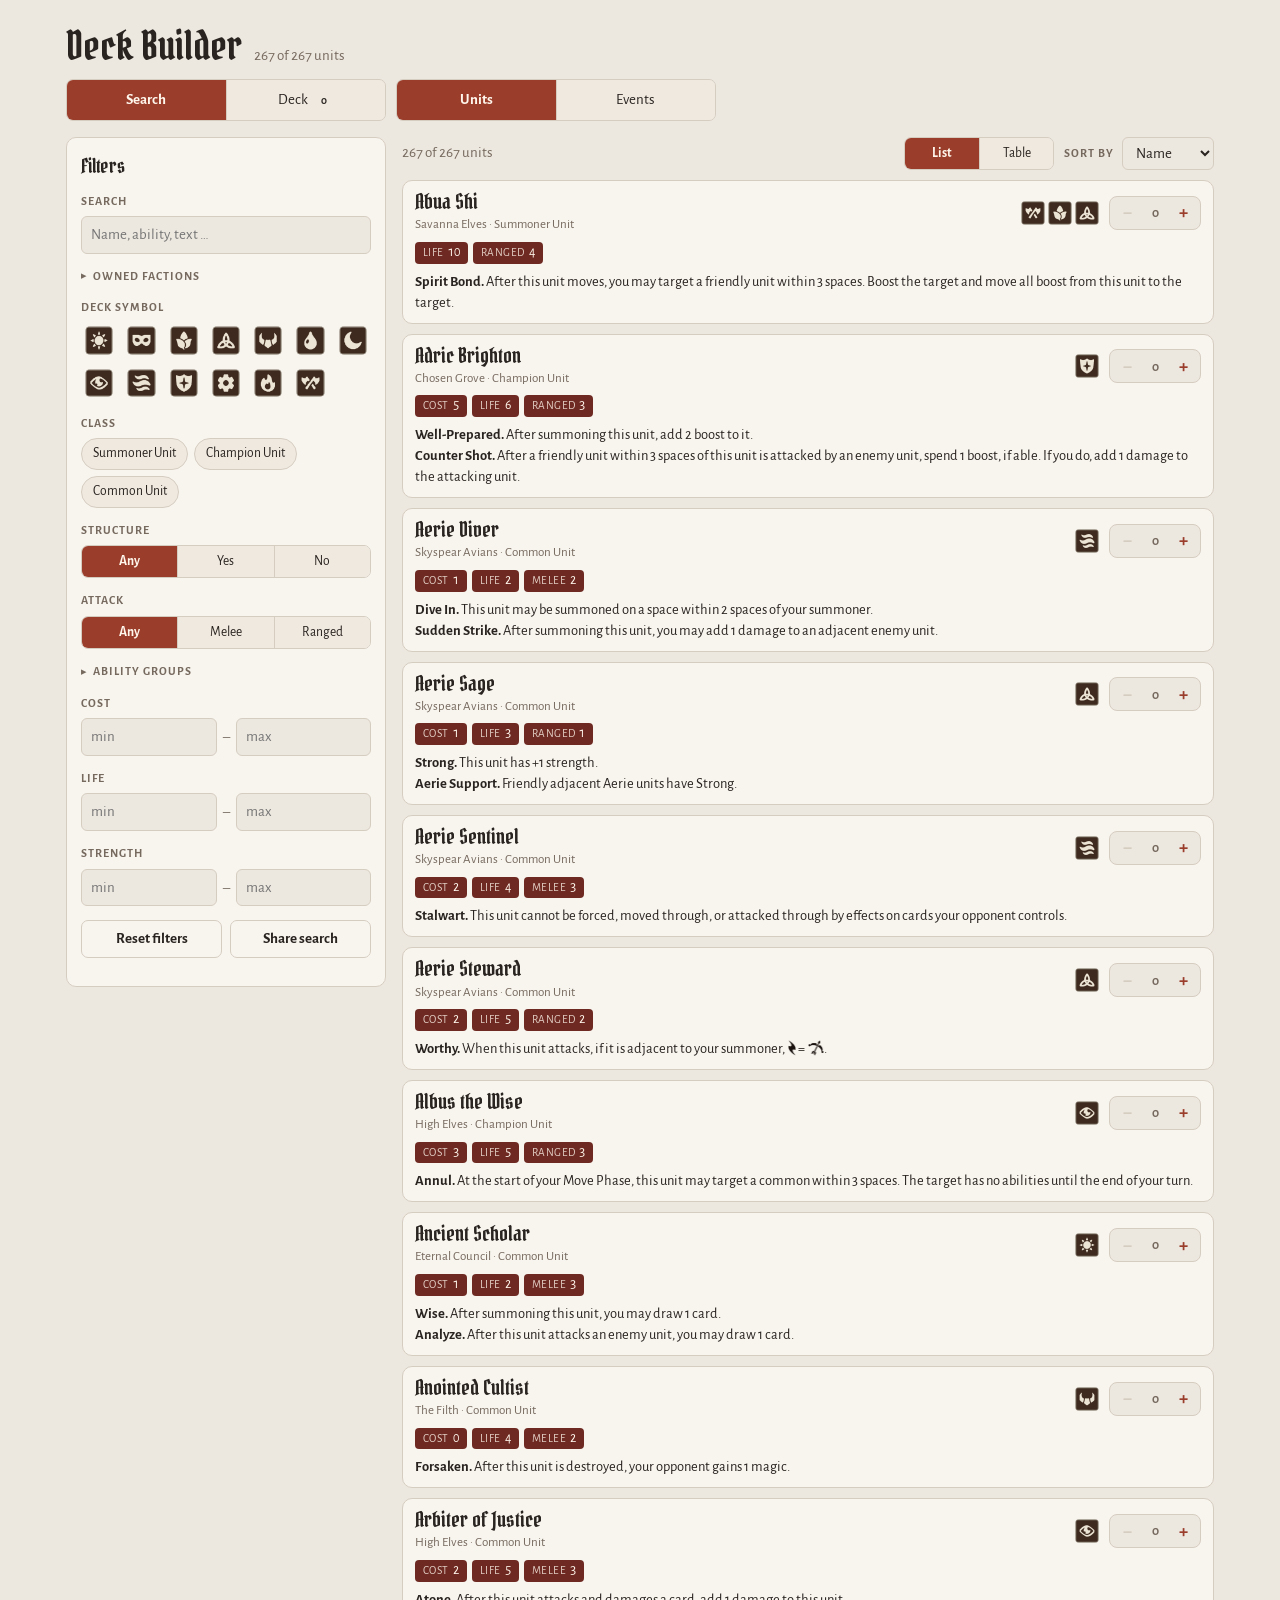
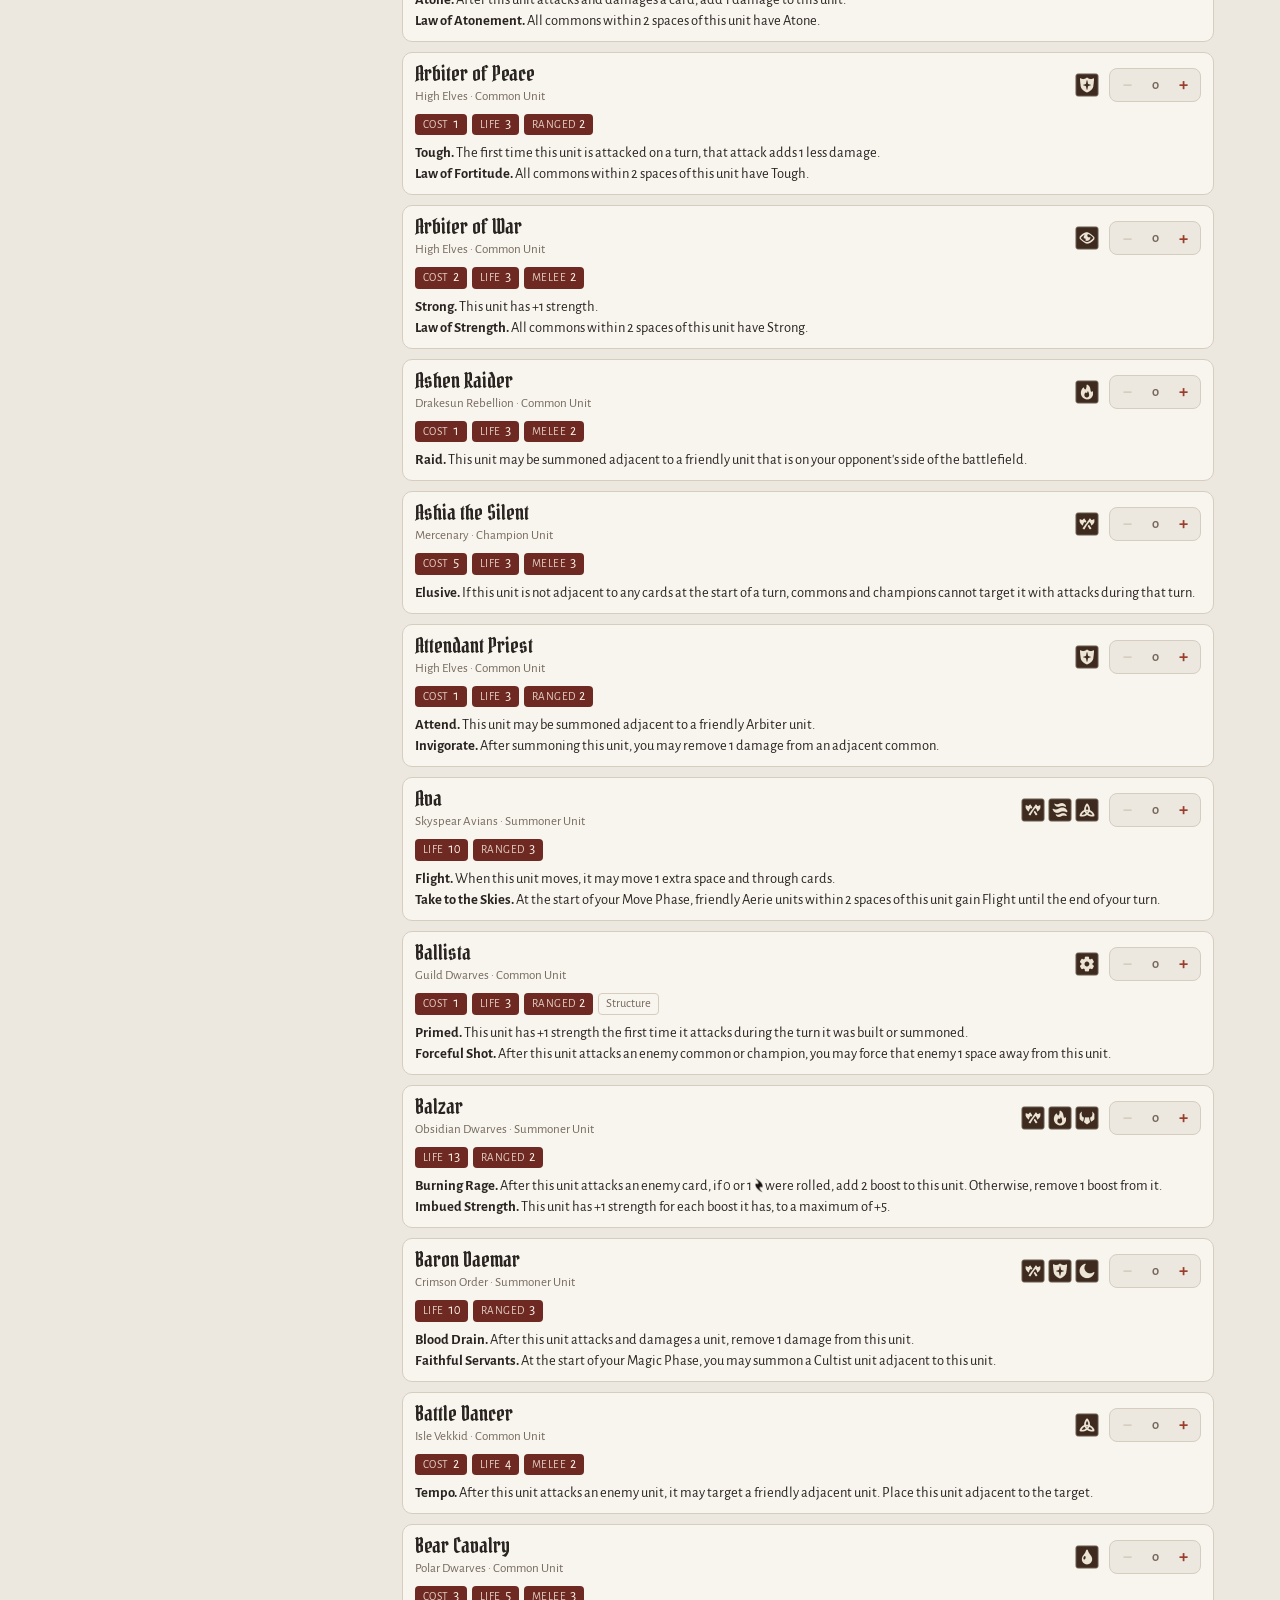
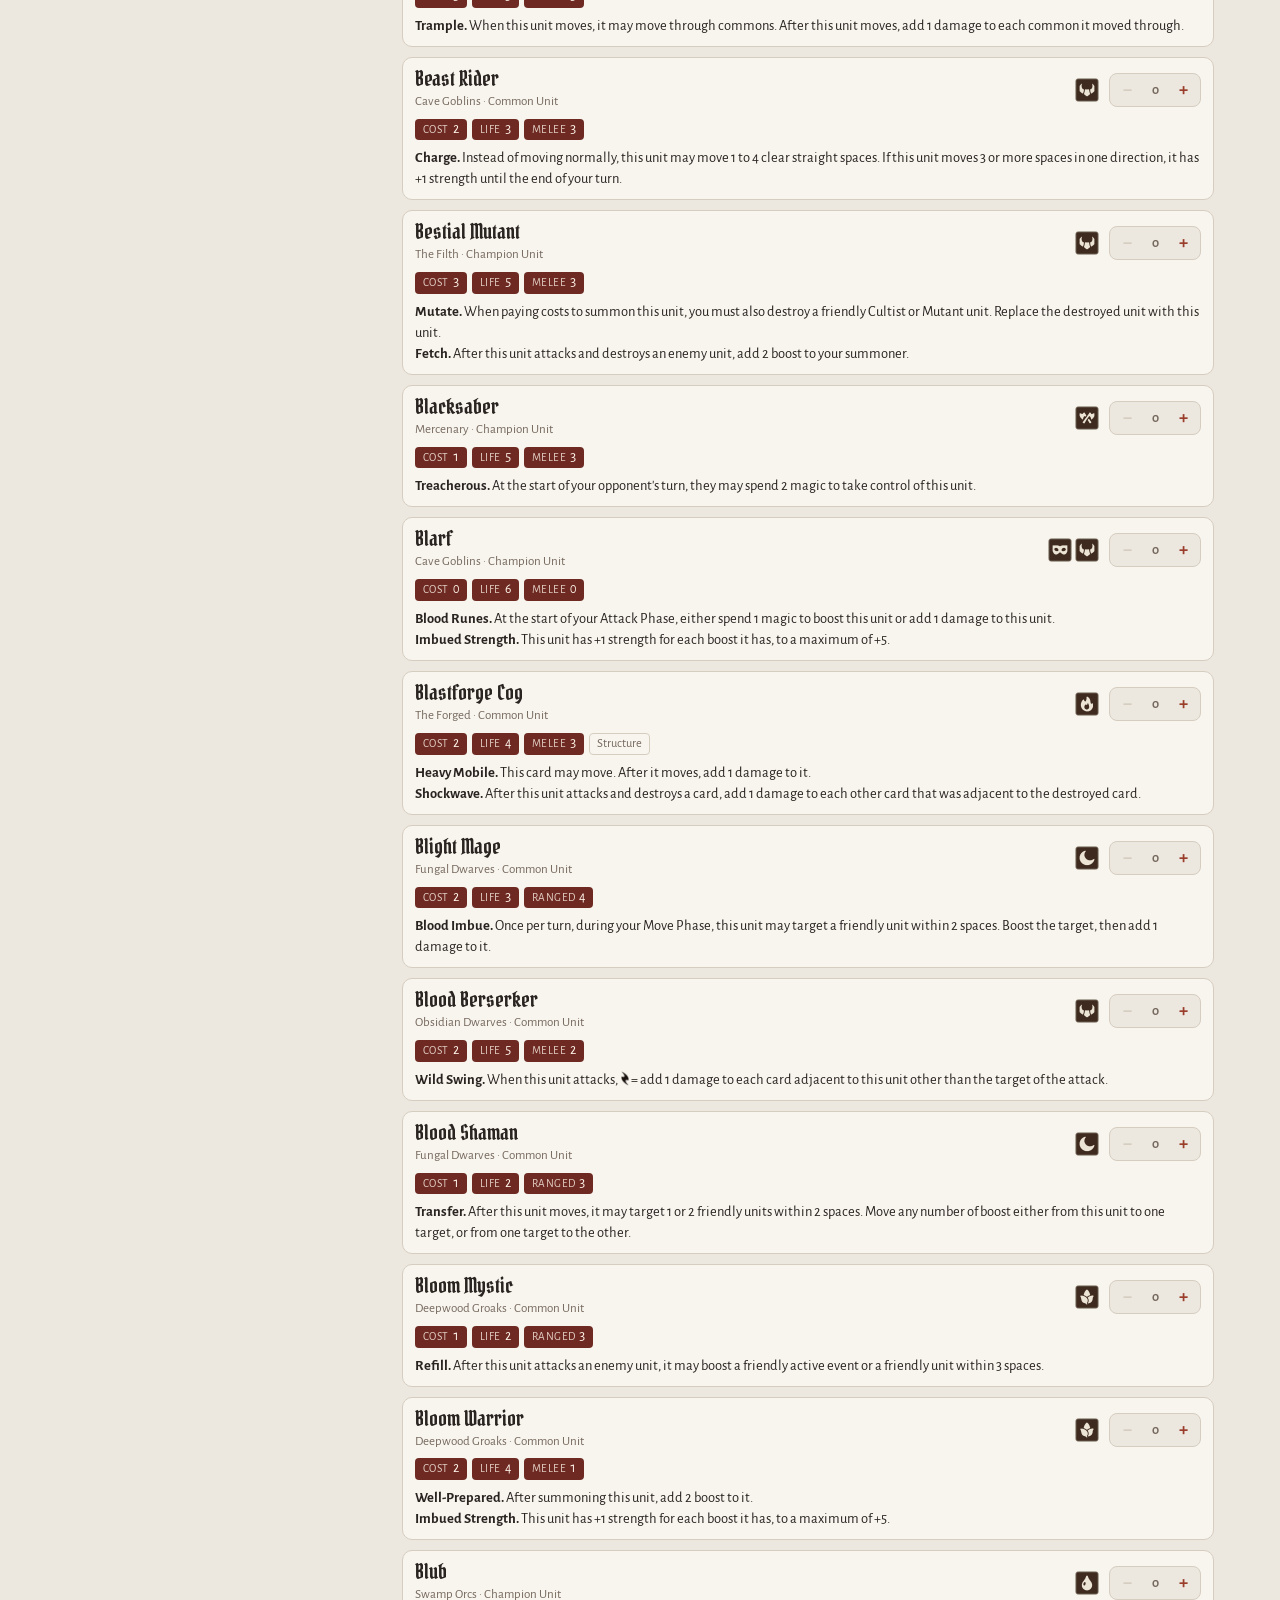
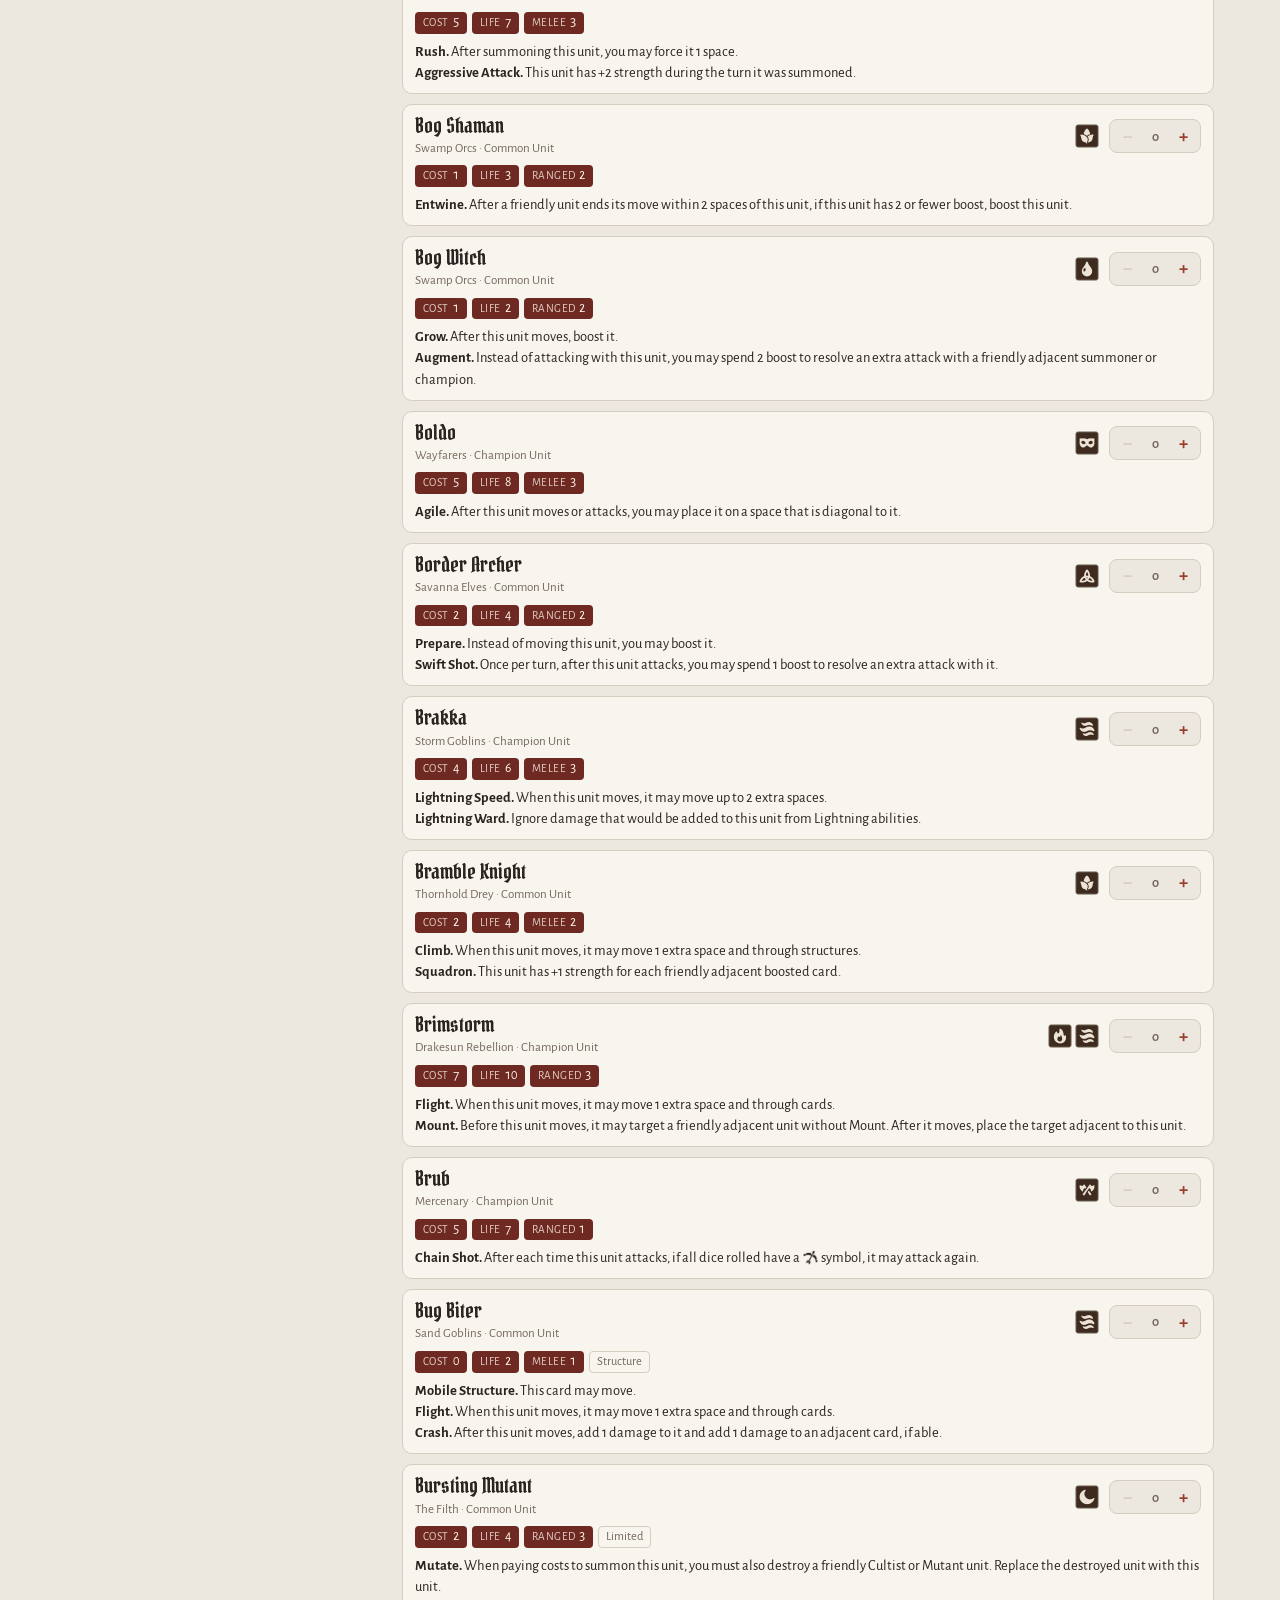
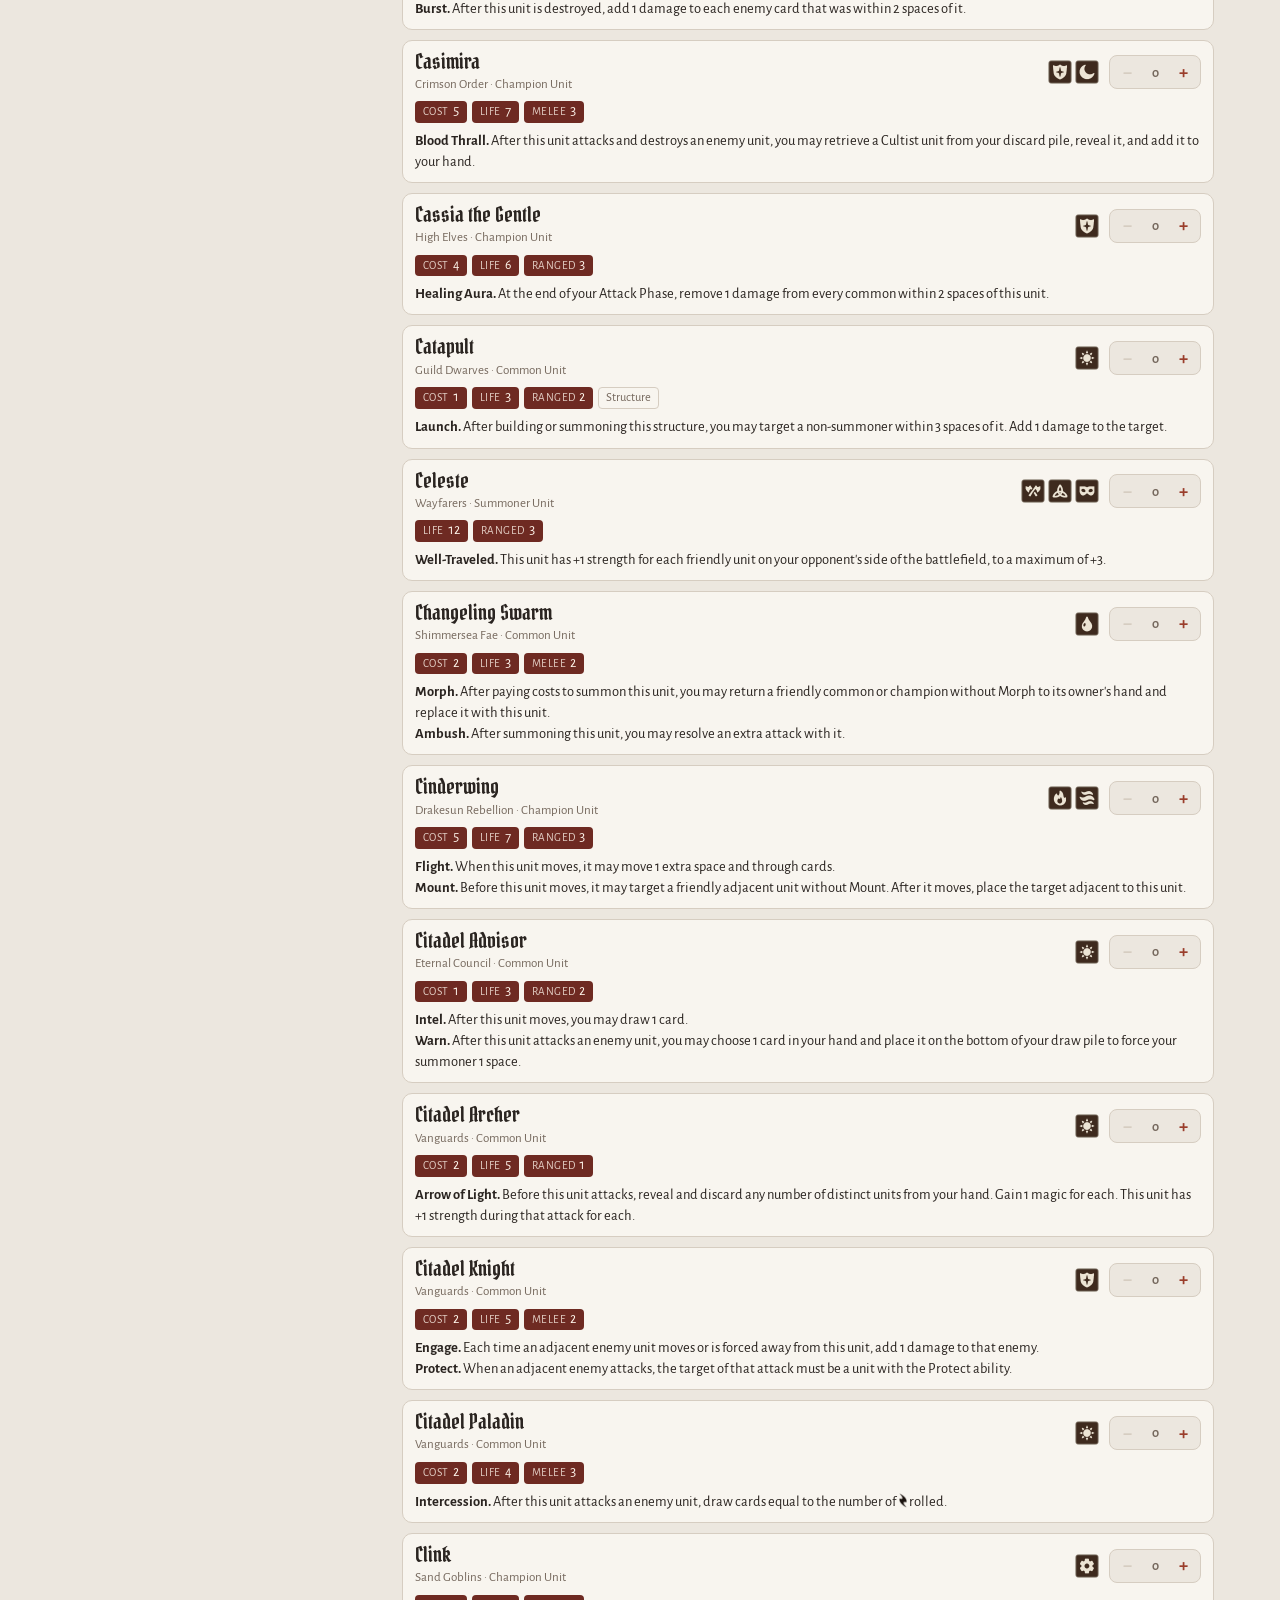
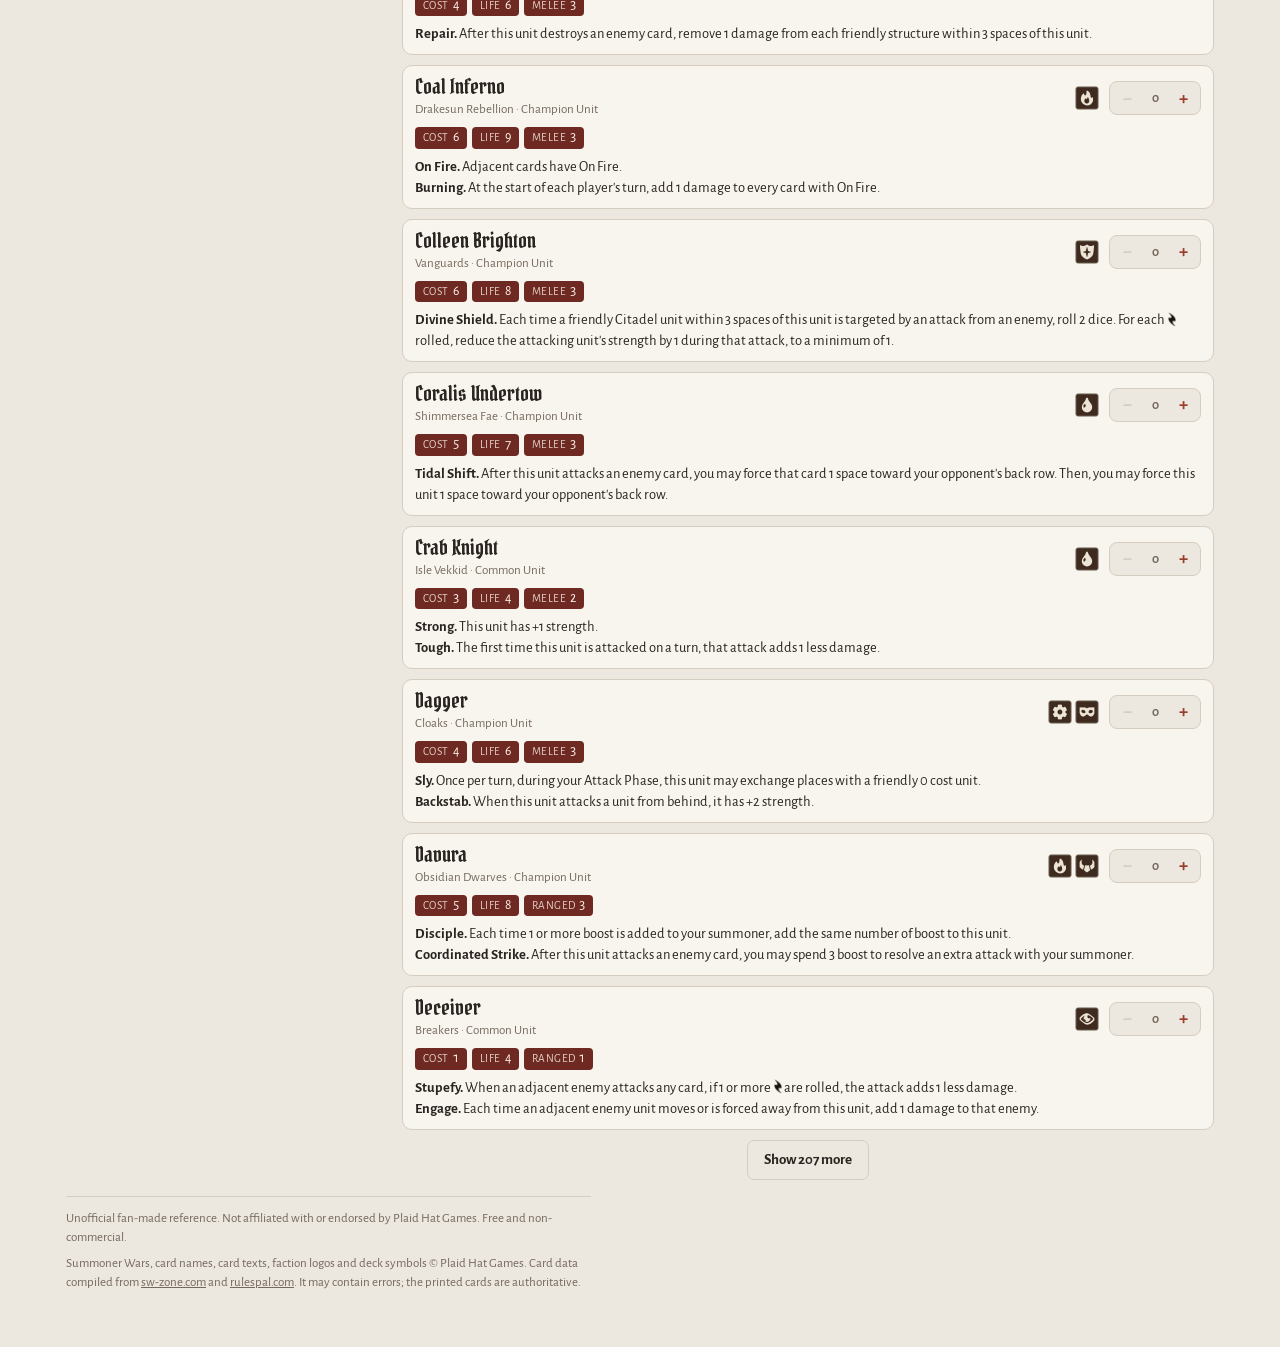
<file: index.html>
<!doctype html>
<html lang="en">
<head>
<meta charset="utf-8">
<meta name="viewport" content="width=device-width, initial-scale=1, viewport-fit=cover">
<title>Summoner Wars Deck Builder</title>
<meta name="description" content="Search and filter all Summoner Wars (Second Edition) cards by deck symbol, faction, class, ability groups, cost, life and strength.">
<link rel="icon" href="img/symbols/Mercenary.png">
<link rel="stylesheet" href="https://fonts.googleapis.com/css2?family=Pirata+One&family=Alegreya+Sans:wght@400;500;700&display=swap">
<link rel="stylesheet" href="style.css?v=202611171739">
<link rel="stylesheet" href="deck.css?v=202611171739">
</head>
<body>
<div class="wrap">
  <div class="incoming" id="incoming" hidden role="region" aria-label="Shared deck">
    <p id="incomingTxt"></p>
    <div class="dact"><button type="button" class="reset primary" id="inReplace">Replace my deck</button><button type="button" class="reset" id="inKeep">Keep my deck</button></div>
  </div>
  <header><h1>Deck Builder</h1><span class="count" id="count"></span>
    <div class="modes">
      <div class="seg tabs" id="tabs"><button type="button" data-v="search" aria-pressed="true">Search</button><button type="button" data-v="deck" aria-pressed="false">Deck <span class="badge" id="deckN">0</span></button></div>
      <div class="seg kind" id="kind"><button type="button" data-v="Unit" aria-pressed="true">Units</button><button type="button" data-v="Event" aria-pressed="false">Events</button></div>
    </div></header>

  <section class="filters" id="fbox" aria-label="Filters">
    <h2>Filters</h2>
    <div class="fbody">
      <div class="grp"><label class="lbl" for="q">Search</label>
        <input type="search" id="q" placeholder="Name, ability, text …" autocomplete="off"></div>

      <details class="grp sub" id="ownBox">
        <summary class="lbl">Owned factions <span class="grpn" id="ownN"></span></summary>
        <p class="hint">Cards of factions you don't own are hidden from the search. Saved on this device; not affected by Reset filters.</p>
        <div class="chips" id="own"></div>
        <div class="dact"><button type="button" class="reset" id="ownAll">Select all</button><button type="button" class="reset" id="ownNone">Select none</button></div>
      </details>

      <div class="grp"><div class="lbl">Deck symbol</div>
        <div class="symgrid none" id="symChips"></div></div>

      <div class="grp"><div class="lbl">Class</div>
        <div class="chips" id="cls"></div></div>

      <div class="grp"><div class="lbl">Structure</div>
        <div class="seg" id="struct"><button type="button" data-v="" aria-pressed="true">Any</button><button type="button" data-v="1" aria-pressed="false">Yes</button><button type="button" data-v="0" aria-pressed="false">No</button></div></div>

      <div class="grp" data-for="Unit"><div class="lbl">Attack</div>
        <div class="seg" id="mr"><button type="button" data-v="" aria-pressed="true">Any</button><button type="button" data-v="Melee" aria-pressed="false">Melee</button><button type="button" data-v="Ranged" aria-pressed="false">Ranged</button></div></div>

      <div class="grp" data-for="Event" hidden><div class="lbl">Play phase</div>
        <div class="chips" id="ph"></div></div>

      <details class="grp sub" id="grpBox">
        <summary class="lbl"><span id="grpLbl">Ability groups</span> <span class="grpn" id="grpN"></span></summary>
        <p class="hint" id="grpHint">Hover a group to see its abilities.</p>
        <div class="chips" id="grps"></div>
      </details>

      <div class="grp"><div class="lbl">Cost</div>
        <div class="range"><input type="number" id="costMin" inputmode="numeric" placeholder="min" aria-label="Cost minimum"><span>–</span><input type="number" id="costMax" inputmode="numeric" placeholder="max" aria-label="Cost maximum"></div></div>
      <div class="grp"><div class="lbl">Life</div>
        <div class="range"><input type="number" id="hpMin" inputmode="numeric" placeholder="min" aria-label="Life minimum"><span>–</span><input type="number" id="hpMax" inputmode="numeric" placeholder="max" aria-label="Life maximum"></div></div>
      <div class="grp" data-for="Unit"><div class="lbl">Strength</div>
        <div class="range"><input type="number" id="strMin" inputmode="numeric" placeholder="min" aria-label="Strength minimum"><span>–</span><input type="number" id="strMax" inputmode="numeric" placeholder="max" aria-label="Strength maximum"></div></div>

      <div class="dact"><button class="reset" id="reset" type="button">Reset filters</button><button class="reset" id="shareSearch" type="button">Share search</button></div>
      <p class="hint" id="shareSearchMsg" aria-live="polite"></p>
    </div>
  </section>

  <section class="deckview" id="deckView" hidden aria-label="Current deck">
    <div class="dhead">
      <label class="dname"><span class="lbl">Deck name</span><input type="text" id="deckName" maxlength="60" placeholder="New Deck" autocomplete="off"></label>
      <div class="dtot" id="deckTot"></div>
      <div class="dsum" id="deckSum"></div>
      <ul class="checks" id="deckChecks" aria-label="Deck rules"></ul>
      <details class="dstats" id="deckStats" hidden><summary class="lbl">Statistics</summary><div id="statBody"></div></details>
      <div class="dact">
        <button type="button" class="reset" id="shareDeck">Share link</button>
        <button type="button" class="reset" id="exportDeck">Export for app</button>
        <button type="button" class="reset" id="importDeck">Import from app</button>
        <button type="button" class="reset" id="clearDeck">Clear deck</button>
      </div>
      <div class="starter"><select id="starterSel" aria-label="Faction starter deck"><option value="">Load a faction starter deck…</option></select><button type="button" class="reset" id="loadStarter" disabled>Load</button></div>
      <div class="out" id="imp" hidden>
        <label class="lbl" for="impTxt">Paste a deck exported from the app (JSON)</label>
        <textarea id="impTxt" rows="4" placeholder='{"title":"My Deck","deck":{"faction":"Breakers","deck":"bdu4 mru2 …"}}'></textarea>
        <div class="dact"><button type="button" class="reset primary" id="impGo">Import</button><button type="button" class="reset" id="impClose">Cancel</button></div>
        <p class="hint" id="impMsg" aria-live="polite">Importing replaces your current deck.</p>
      </div>
      <p class="hint" id="exportHint" hidden>Export needs exactly 1 summoner, 2 copies of its epic event and its starting units.</p>
      <div class="out" id="out" hidden>
        <label class="lbl" for="outTxt" id="outLbl"></label>
        <textarea id="outTxt" rows="3" readonly></textarea>
        <div class="dact"><button type="button" class="reset primary" id="outCopy">Copy</button><button type="button" class="reset" id="outDl" hidden>Download .json</button><button type="button" class="reset" id="outClose">Close</button></div>
        <p class="hint" id="outMsg" aria-live="polite"></p>
      </div>
    </div>
  </section>

  <main class="list">
    <div class="toolbar"><span class="count" id="count2"></span>
      <div class="tools"><div class="seg view" id="view"><button type="button" data-v="list" aria-pressed="true">List</button><button type="button" data-v="table" aria-pressed="false">Table</button></div>
      <label style="display:flex;gap:8px;align-items:center"><span class="lbl">Sort by</span>
        <select id="sort"><option value="n">Name</option><option value="f">Faction</option><option value="cost">Cost</option><option value="hp">Life</option><option value="str" data-for="Unit">Strength</option></select></label></div></div>
    <div class="list" id="list"></div>
  </main>

  <footer class="foot">
    <p>Unofficial fan-made reference. Not affiliated with or endorsed by Plaid Hat Games. Free and non-commercial.</p>
    <p>Summoner Wars, card names, card texts, faction logos and deck symbols © Plaid Hat Games. Card data compiled from <a href="https://sw-zone.com" rel="noopener">sw-zone.com</a> and <a href="https://rulespal.com" rel="noopener">rulespal.com</a>. It may contain errors; the printed cards are authoritative.</p>
  </footer>
</div>
<script src="deck.js?v=202611171739" defer></script>
</body>
</html>
</file>
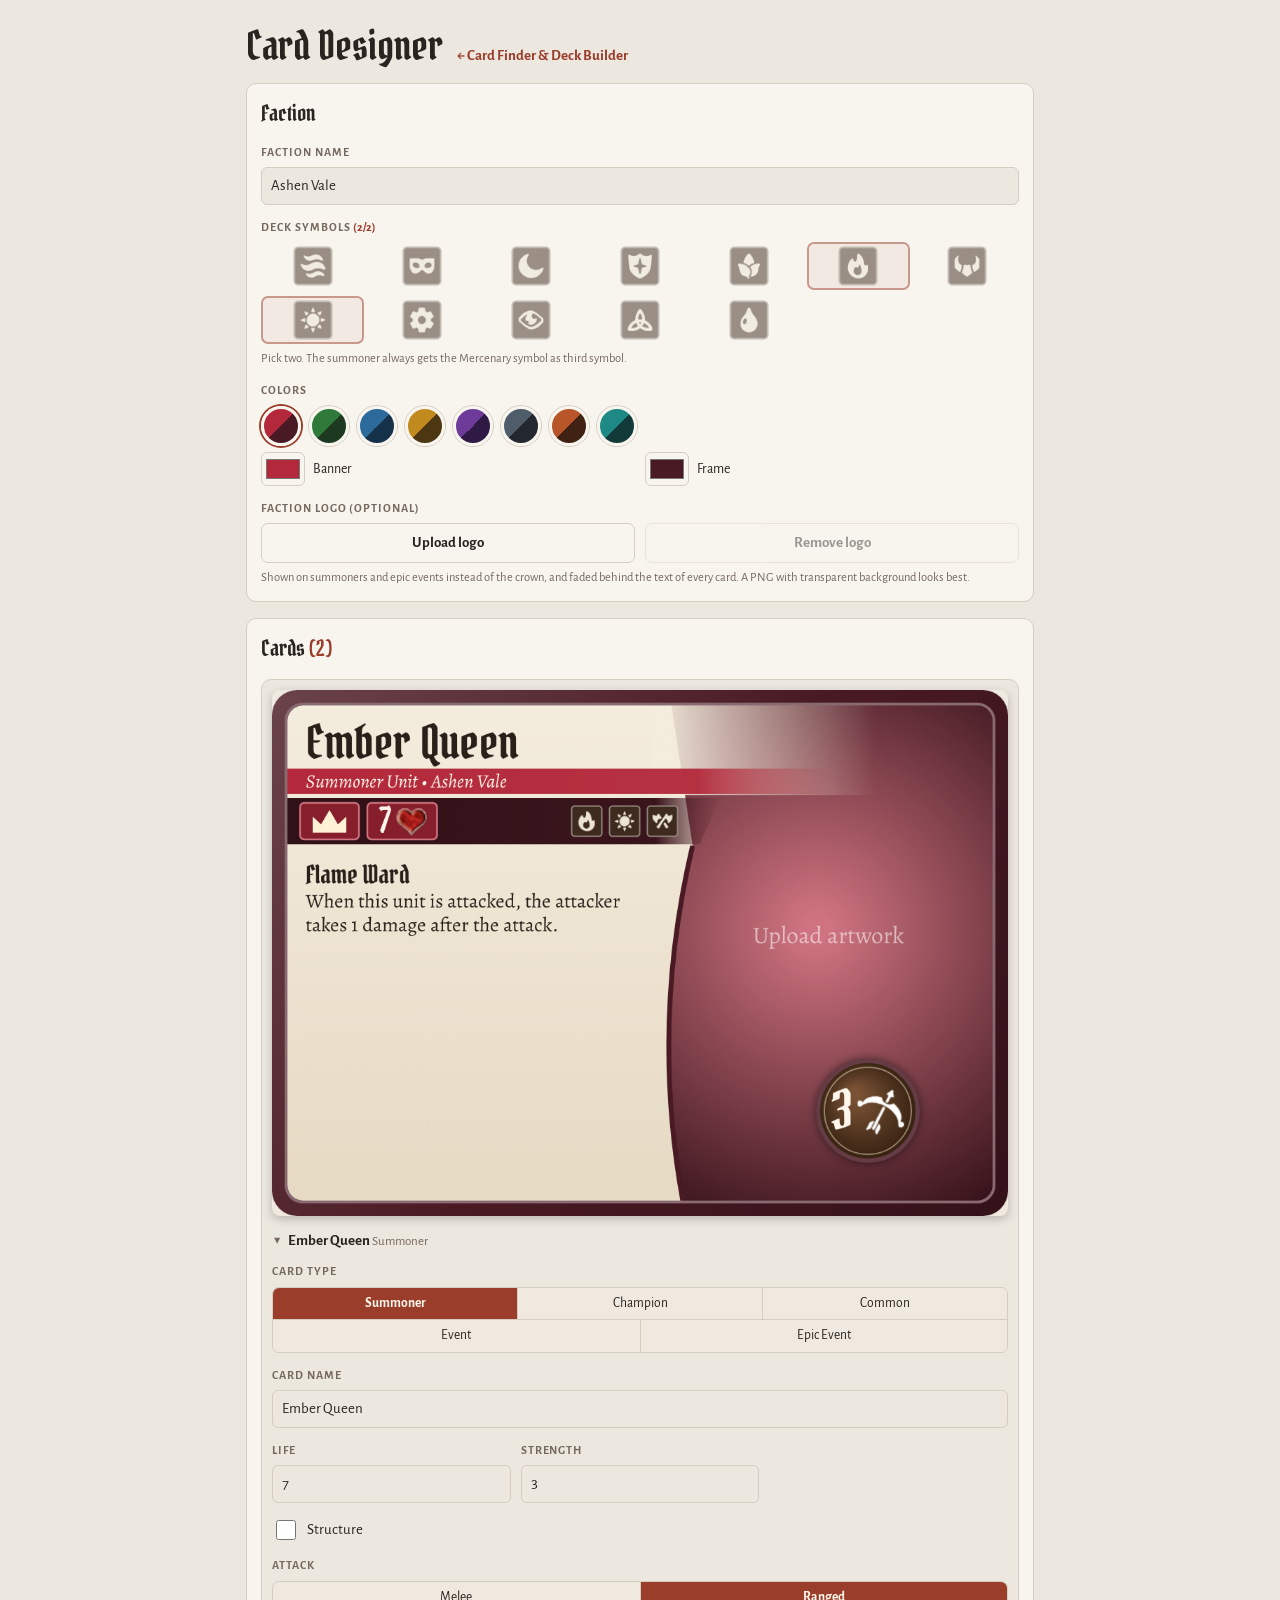
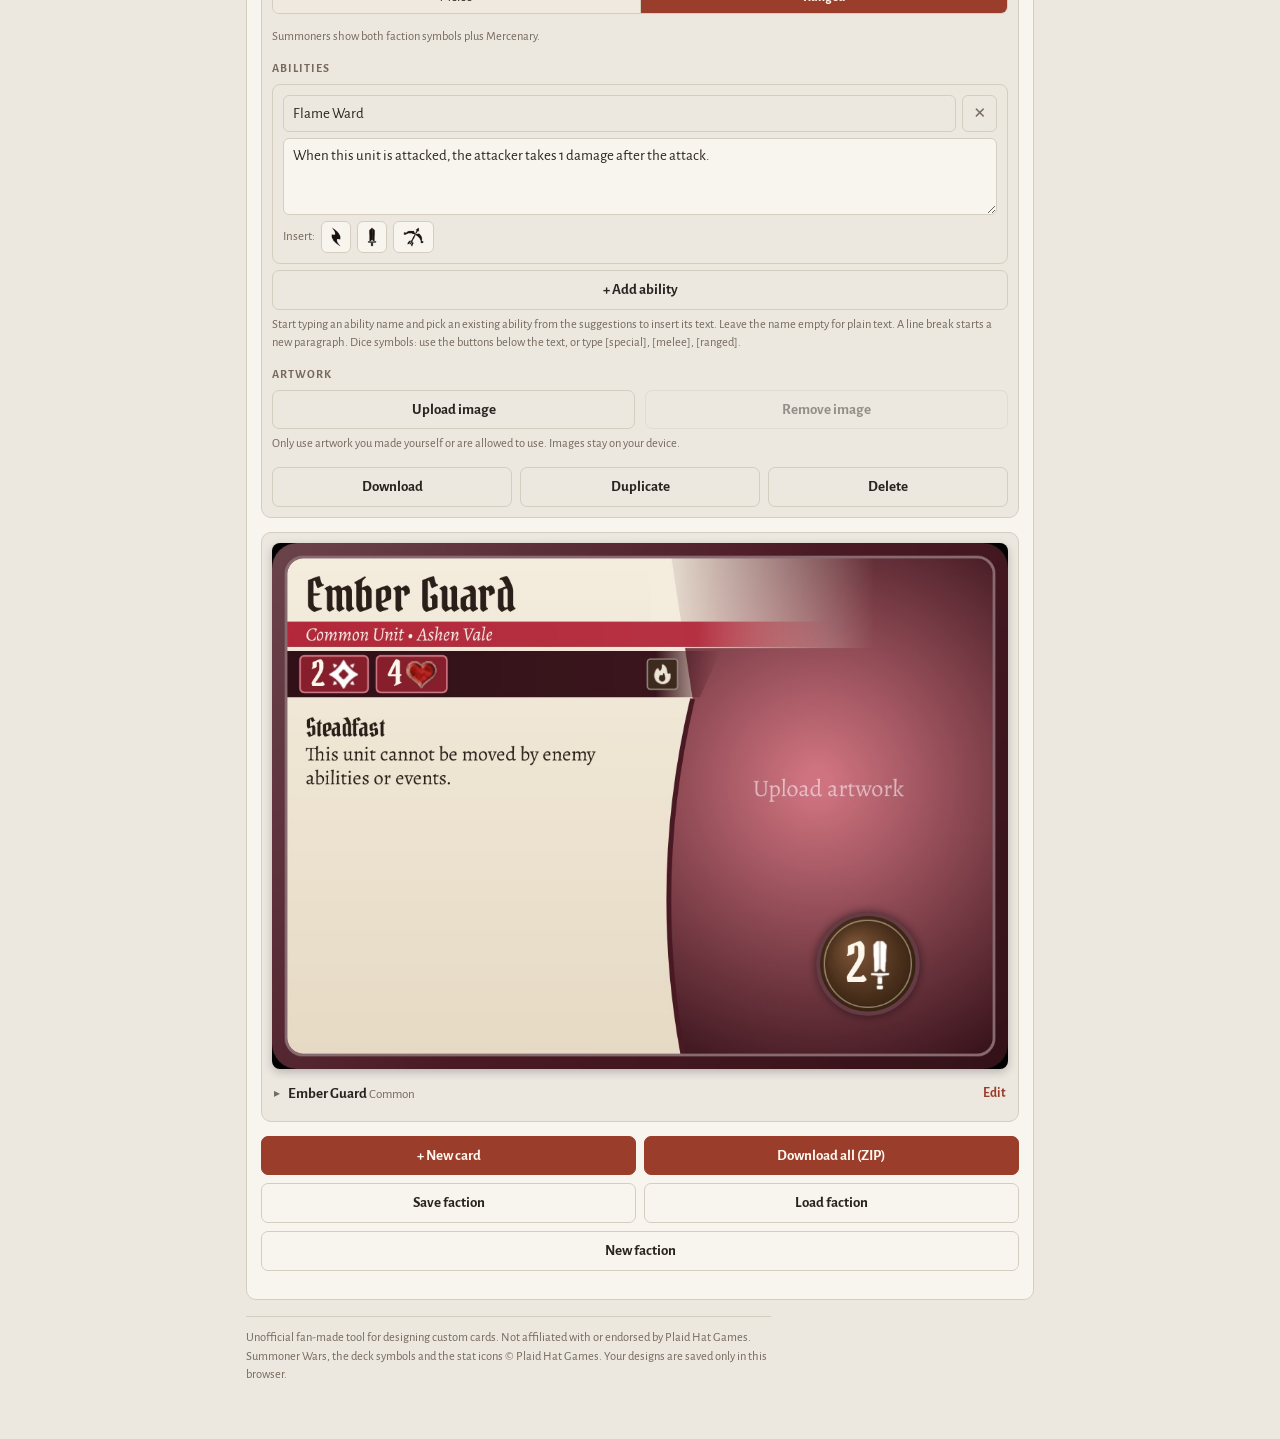
<file: designer/index.html>
<!doctype html>
<html lang="en">
<head>
<meta charset="utf-8">
<meta name="robots" content="noindex, nofollow">
<meta name="viewport" content="width=device-width, initial-scale=1, viewport-fit=cover">
<title>Summoner Wars Card Designer</title>
<meta name="description" content="Design your own fan-made Summoner Wars style faction: faction name, deck symbols, colors and logo, then any number of cards with stats, abilities and your own artwork. Download as PNG or ZIP.">
<link rel="icon" href="../img/symbols/Mercenary.png">
<link rel="stylesheet" href="https://fonts.googleapis.com/css2?family=Pirata+One&family=Alegreya:ital,wght@0,400;0,500;1,400&family=Alegreya+Sans:wght@400;500;700&display=swap">
<link rel="stylesheet" href="../style.css?v=202611171739">
<link rel="stylesheet" href="designer.css?v=202611171739">
</head>
<body>
<div class="dwrap">
  <header class="dhd"><h1>Card Designer</h1><a href="../" class="back">← Card Finder &amp; Deck Builder</a></header>

  <section class="form fac" aria-labelledby="facH">
    <h2 id="facH">Faction</h2>
    <div class="grp"><label class="lbl" for="facName">Faction name</label><input type="text" id="facName" maxlength="40" autocomplete="off"></div>
    <div class="grp"><div class="lbl">Deck symbols <span class="grpn" id="facSyN"></span></div>
      <div class="symgrid" id="facSy"></div>
      <p class="hint">Pick two. The summoner always gets the Mercenary symbol as third symbol.</p></div>
    <div class="grp"><div class="lbl">Colors</div>
      <div class="presets" id="presets"></div>
      <div class="two">
        <label class="color"><input type="color" id="c1"> <span>Banner</span></label>
        <label class="color"><input type="color" id="c2"> <span>Frame</span></label>
      </div></div>
    <div class="grp"><div class="lbl">Faction logo (optional)</div>
      <div class="two">
        <label class="reset file">Upload logo<input type="file" id="logo" accept="image/*"></label>
        <button type="button" class="reset" id="noLogo" disabled>Remove logo</button>
      </div>
      <p class="hint">Shown on summoners and epic events instead of the crown, and faded behind the text of every card. A PNG with transparent background looks best.</p></div>
  </section>

  <section class="cards" aria-labelledby="cardH">
    <h2 id="cardH">Cards <span class="grpn" id="cardN"></span></h2>
    <div id="cardList" class="clist"></div>
    <div class="acts">
      <button type="button" class="reset primary" id="addCard">+ New card</button>
      <button type="button" class="reset primary" id="zip">Download all (ZIP)</button>
      <button type="button" class="reset" id="saveJson">Save faction</button>
      <label class="reset file">Load faction<input type="file" id="loadJson" accept=".json,application/json"></label>
      <button type="button" class="reset wide" id="newFac">New faction</button>
    </div>
    <p class="hint" id="msg" aria-live="polite"></p>
  </section>

  <canvas id="cv" width="1050" height="750" role="img" aria-label="Card preview" hidden></canvas>
  <div class="editor" id="editor" hidden>
    <div class="grp"><div class="lbl">Card type</div>
      <div class="seg wrapseg" id="type">
        <button type="button" data-v="Summoner" aria-pressed="false">Summoner</button>
        <button type="button" data-v="Champion" aria-pressed="false">Champion</button>
        <button type="button" data-v="Common" aria-pressed="true">Common</button>
        <button type="button" data-v="Standard Event" aria-pressed="false">Event</button>
        <button type="button" data-v="Epic Event" aria-pressed="false">Epic Event</button>
      </div></div>

    <div class="grp"><label class="lbl" for="name">Card name</label><input type="text" id="name" maxlength="40" autocomplete="off"></div>

    <div class="stats">
      <div class="grp" data-show="cost"><label class="lbl" for="cost">Cost</label><input type="number" id="cost" min="0" max="99" inputmode="numeric"></div>
      <div class="grp" data-show="life"><label class="lbl" for="life">Life</label><input type="number" id="life" min="0" max="99" inputmode="numeric"></div>
      <div class="grp" data-show="unit"><label class="lbl" for="str">Strength</label><input type="number" id="str" min="0" max="99" inputmode="numeric"></div>
      <div class="grp" data-show="event"><label class="lbl" for="phase">Phase</label>
        <select id="phase"><option>Summon Phase</option><option>Draw Phase</option><option>Move Phase</option><option>Attack Phase</option><option>Magic Phase</option></select></div>
    </div>
    <label class="check"><input type="checkbox" id="struct"> <span>Structure</span></label>
    <div class="grp" data-show="unit"><div class="lbl">Attack</div>
      <div class="seg" id="atk"><button type="button" data-v="Melee" aria-pressed="true">Melee</button><button type="button" data-v="Ranged" aria-pressed="false">Ranged</button></div></div>

    <div class="grp" data-show="cardsy"><div class="lbl">Deck symbols on this card</div>
      <div class="cardsy" id="cardSy"></div></div>
    <p class="hint" data-show="summsy">Summoners show both faction symbols plus Mercenary.</p>

    <div class="grp"><div class="lbl" id="abLbl">Abilities</div>
      <div id="abs" class="abs"></div>
      <button type="button" class="reset" id="addAb">+ Add ability</button>
      <p class="hint" id="abHint"></p></div>

    <div class="grp"><div class="lbl">Artwork</div>
      <div class="two">
        <label class="reset file">Upload image<input type="file" id="img" accept="image/*"></label>
        <button type="button" class="reset" id="noImg" disabled>Remove image</button>
      </div>
      <div class="sliders" id="imgCtl" hidden>
        <label><span>Zoom</span><input type="range" id="zoom" min="100" max="400" value="100"></label>
        <label><span>Left / right</span><input type="range" id="ox" min="-100" max="100" value="0"></label>
        <label><span>Up / down</span><input type="range" id="oy" min="-100" max="100" value="0"></label>
      </div>
      <p class="hint">Only use artwork you made yourself or are allowed to use. Images stay on your device.</p></div>

    <div class="three">
      <button type="button" class="reset" id="png">Download</button>
      <button type="button" class="reset" id="dupCard">Duplicate</button>
      <button type="button" class="reset" id="delCard">Delete</button>
    </div>
  </div>

  <footer class="foot">
    <p>Unofficial fan-made tool for designing custom cards. Not affiliated with or endorsed by Plaid Hat Games. Summoner Wars, the deck symbols and the stat icons © Plaid Hat Games. Your designs are saved only in this browser.</p>
  </footer>
</div>
<script src="designer.js?v=202611171739"></script>
</body>
</html>
</file>
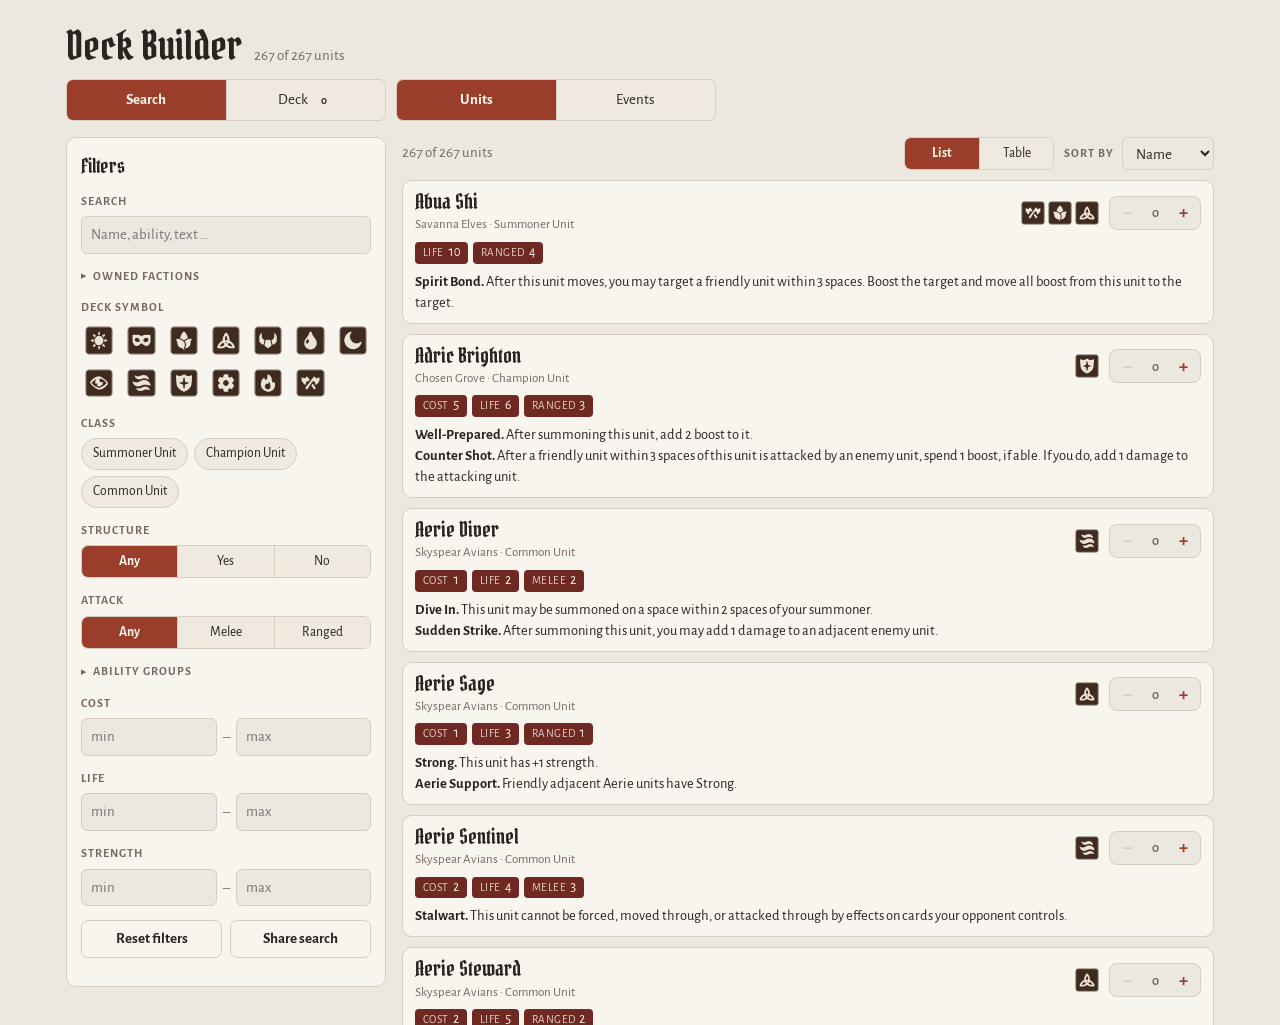
<file: deck.html>
<!doctype html>
<html lang="en">
<head>
<meta charset="utf-8">
<meta name="viewport" content="width=device-width, initial-scale=1">
<title>Summoner Wars Deck Builder</title>
<meta http-equiv="refresh" content="0; url=./">
<link rel="canonical" href="./">
</head>
<body><p>The deck builder has moved to the <a href="./">main page</a>.</p></body>
</html>
</file>
<file: style.css>
/* Layout: filter panel (sticky sidebar on desktop, collapsible block on phone) + list of card rows styled like card stat bars */
:root{
  --bg:#ece7df; --panel:#f8f5ef; --ink:#2a2420; --muted:#76695e; --line:#d6cdc1;
  --accent:#9a3d2b; --accent-soft:rgba(154,61,43,.12); --stat:#6e2a22; --stat-ink:#fff6ec; --chip:#efe9e0;
  --display:"Pirata One","Georgia",serif; --body:"Alegreya Sans","Segoe UI",system-ui,sans-serif;
}
@media (prefers-color-scheme: dark){:root:not([data-theme="light"]){
  --bg:#1c1a19; --panel:#262321; --ink:#ece4d8; --muted:#a3988c; --line:#3a3532;
  --accent:#e08a6f; --accent-soft:rgba(224,138,111,.16); --stat:#7a3027; --stat-ink:#fff6ec; --chip:#2f2b28; color-scheme:dark}}
:root[data-theme="dark"]{
  --bg:#1c1a19; --panel:#262321; --ink:#ece4d8; --muted:#a3988c; --line:#3a3532;
  --accent:#e08a6f; --accent-soft:rgba(224,138,111,.16); --stat:#7a3027; --stat-ink:#fff6ec; --chip:#2f2b28; color-scheme:dark}
*{box-sizing:border-box}
html{-webkit-text-size-adjust:100%;text-size-adjust:100%}
[hidden]{display:none!important}
body{background:var(--bg);color:var(--ink);font-family:var(--body);font-size:15px;line-height:1.45}
.wrap{max-width:1180px;margin:0 auto;padding-left:max(16px,env(safe-area-inset-left,0px));padding-right:max(16px,env(safe-area-inset-right,0px));padding-block:18px 40px;display:grid;gap:16px;grid-template-columns:1fr}
@media (min-width:900px){.wrap{grid-template-columns:320px minmax(0,1fr);align-items:start}.filters{position:sticky;top:12px;max-height:calc(100vh - 24px);overflow:auto}}
header{grid-column:1/-1;display:flex;align-items:baseline;gap:12px;flex-wrap:wrap}
.kind{flex-basis:100%;max-width:320px}
.kind button{padding:9px 4px;font-size:15px}
h1{font-family:var(--display);font-weight:400;font-size:clamp(28px,6vw,40px);margin:0;line-height:1}
.count{color:var(--muted);font-variant-numeric:tabular-nums}
.filters{background:var(--panel);border:1px solid var(--line);border-radius:10px;padding:14px;min-width:0}
.filters h2{font-family:var(--display);font-weight:400;font-size:20px;margin:0}
.fbody{display:grid;gap:14px;margin-top:12px}
.grp{display:grid;gap:6px;min-width:0}
.lbl{font-size:12px;letter-spacing:.08em;text-transform:uppercase;color:var(--muted);font-weight:700}
input[type=search],select,input[type=number]{font:inherit;color:var(--ink);background:var(--bg);border:1px solid var(--line);border-radius:6px;padding:7px 9px;width:100%;min-width:0}
input:focus-visible,select:focus-visible,button:focus-visible{outline:2px solid var(--accent);outline-offset:1px}
.chips{display:flex;flex-wrap:wrap;gap:6px}
.chip{all:unset;cursor:pointer;display:inline-flex;align-items:center;padding:5px 11px;border-radius:999px;background:var(--chip);border:1px solid var(--line);font-size:13.5px;user-select:none}
.chip[aria-pressed="true"]{background:var(--accent-soft);border-color:var(--accent);font-weight:700}
.symgrid{display:grid;grid-template-columns:repeat(7,1fr);gap:6px}
.sym{all:unset;cursor:pointer;border-radius:7px;padding:2px;border:2px solid transparent;display:grid;place-items:center;opacity:.55;transition:opacity .12s}
.sym img{width:100%;max-width:40px;aspect-ratio:1;border-radius:5px;display:block}
.sym:hover{opacity:.85}
.sym[aria-pressed="true"]{opacity:1;border-color:var(--accent);background:var(--accent-soft)}
.none .sym{opacity:1}
.seg{display:flex;border:1px solid var(--line);border-radius:7px;overflow:hidden}
.seg button{all:unset;cursor:pointer;flex:1;text-align:center;padding:6px 4px;font-size:13.5px;background:var(--chip)}
.seg button+button{border-left:1px solid var(--line)}
.seg button[aria-pressed="true"]{background:var(--accent);color:var(--stat-ink);font-weight:700}
.sub summary{cursor:pointer;list-style:none;display:flex;align-items:center;gap:6px}
.sub summary::-webkit-details-marker{display:none}
.sub summary::before{content:"▸";font-size:11px;transition:transform .15s}
.sub[open] summary::before{transform:rotate(90deg)}
.grpn{color:var(--accent);text-transform:none;letter-spacing:0}
.hint{margin:0;font-size:12.5px;color:var(--muted)}
.sub .chips{margin-top:2px}
.range{display:grid;grid-template-columns:1fr auto 1fr;gap:6px;align-items:center}
.range span{color:var(--muted)}
.reset{all:unset;cursor:pointer;text-align:center;padding:8px;border-radius:7px;border:1px solid var(--line);font-weight:700}
.reset:hover{background:var(--chip)}
.toolbar{display:flex;gap:10px;align-items:center;flex-wrap:wrap;justify-content:space-between}
.toolbar select{width:auto}
.tools{display:flex;gap:10px;align-items:center;flex-wrap:wrap}
.view{width:150px}
.tbl{overflow-x:auto;background:var(--panel);border:1px solid var(--line);border-radius:10px;max-width:100%}
.tbl table{border-collapse:collapse;width:100%;font-size:13.5px;font-variant-numeric:tabular-nums}
.tbl th{position:sticky;top:0;background:var(--chip);text-align:left;font-size:11.5px;letter-spacing:.06em;text-transform:uppercase;color:var(--muted);padding:7px 8px;border-bottom:1px solid var(--line);white-space:nowrap}
.tbl th.s{cursor:pointer}
.tbl th.s:hover,.tbl th.on{color:var(--accent)}
.tbl td{padding:6px 8px;border-bottom:1px solid var(--line);vertical-align:top}
.tbl tr:last-child td{border-bottom:0}
.tbl td.num{text-align:right}
.tbl td.nm{font-weight:700;white-space:nowrap}
.tbl td.fa,.tbl td.cl{white-space:nowrap;color:var(--muted)}
.tbl td.sy{white-space:nowrap}
.tbl td.sy img{width:20px;height:20px;border-radius:3px;vertical-align:middle;margin-right:2px}
.tbl td.tx{min-width:420px}
.tbl td.abn{min-width:150px}
.tbl td.abn span{text-decoration:underline dotted;text-underline-offset:3px;cursor:help}
.tbl td.ctr{text-align:center}
.tbl td.tx .ab{font-weight:700}
.tbl .yes{color:var(--accent);font-weight:700}
.list{display:grid;gap:10px;min-width:0}
.card{background:var(--panel);border:1px solid var(--line);border-radius:10px;padding:10px 12px;display:grid;gap:7px;min-width:0}
.top{display:grid;grid-template-columns:minmax(0,1fr) auto;gap:10px;align-items:center}
.top img.logo{width:40px;height:40px;object-fit:contain}
.nm{min-width:0}
.nm b{font-family:var(--display);font-weight:400;font-size:21px;line-height:1.05;display:block}
.nm small{color:var(--muted);font-size:13px}
.syms{display:flex;gap:3px}
.syms img{width:24px;height:24px;border-radius:4px}
.stats{display:flex;gap:5px;flex-wrap:wrap;font-variant-numeric:tabular-nums}
.stat{background:var(--stat);color:var(--stat-ink);border-radius:4px;padding:1px 8px;font-size:13.5px;display:inline-flex;gap:4px;align-items:baseline}
.stat i{font-style:normal;opacity:.8;font-size:11.5px;letter-spacing:.04em;text-transform:uppercase}
.tag{border:1px solid var(--line);border-radius:4px;padding:1px 7px;font-size:12.5px;color:var(--muted)}
.tx{margin:0;font-size:14.5px;min-width:0;overflow-wrap:anywhere}
.tx .ab{font-weight:700}
.empty{padding:30px;text-align:center;color:var(--muted);background:var(--panel);border:1px dashed var(--line);border-radius:10px}
.more{all:unset;cursor:pointer;justify-self:center;padding:8px 16px;border-radius:7px;border:1px solid var(--line);font-weight:700}
@media (prefers-reduced-motion:reduce){.sym{transition:none}}
.foot{grid-column:1/-1;border-top:1px solid var(--line);padding-top:12px;color:var(--muted);font-size:13px;line-height:1.5;max-width:75ch}
.foot p{margin:0 0 6px}
.foot a{color:inherit}
</file>
<file: deck.css>
/* Deck builder additions on top of style.css */
:root{--good:#2f6b3a;--good-soft:rgba(47,107,58,.12)}
@media (prefers-color-scheme: dark){:root:not([data-theme="light"]){--good:#7fc48a;--good-soft:rgba(127,196,138,.14)}}
:root[data-theme="dark"]{--good:#7fc48a;--good-soft:rgba(127,196,138,.14)}

.modes{flex-basis:100%;display:flex;gap:10px;flex-wrap:wrap}
.modes .seg{flex:1 1 220px;max-width:320px}
.modes .seg button{padding:9px 4px;font-size:15px}
.badge{display:inline-block;min-width:1.6em;padding:0 6px;margin-left:4px;border-radius:999px;background:var(--chip);color:var(--ink);font-size:12.5px;font-weight:700;font-variant-numeric:tabular-nums}
.tabs button[aria-pressed="true"] .badge{background:var(--stat-ink);color:var(--accent)}

/* deck mode: hide search UI, deck view spans full width */
.wrap.deckmode .filters,.wrap.deckmode #count,.wrap.deckmode #kind{display:none}
.wrap.deckmode .deckview,.wrap.deckmode main.list{grid-column:1/-1}
.dsec{display:grid;gap:10px;min-width:0}
.dgh{margin:6px 0 0;font-size:12px;letter-spacing:.08em;text-transform:uppercase;color:var(--muted);display:flex;justify-content:space-between;border-bottom:1px solid var(--line);padding-bottom:4px}

/* +/- control */
.dk{display:inline-flex;align-items:center;border:1px solid var(--line);border-radius:8px;overflow:hidden;background:var(--bg);flex:none}
.dk button{all:unset;cursor:pointer;width:34px;height:32px;display:grid;place-items:center;font-size:19px;font-weight:700;color:var(--accent)}
.dk button:hover{background:var(--accent-soft)}
.dk button:focus-visible{outline:2px solid var(--accent);outline-offset:-2px}
.dk button[disabled]{color:var(--line);cursor:default;background:none}
.dk .dn{min-width:22px;text-align:center;font-weight:700;font-variant-numeric:tabular-nums;color:var(--muted)}
.dk.on{border-color:var(--good)}
.dk.on .dn{color:var(--good)}
.card .top{grid-template-columns:minmax(0,1fr) auto auto}
.card.indeck{border-color:var(--good);box-shadow:inset 3px 0 0 var(--good)}
.tbl td.dkc{white-space:nowrap}
.tbl tr.indeck td{background:var(--good-soft)}

/* deck view */
.deckview{display:grid;gap:14px;min-width:0}
.dhead{background:var(--panel);border:1px solid var(--line);border-radius:10px;padding:12px 14px;display:grid;gap:8px}
.dtot{font-family:var(--display);font-size:24px;line-height:1.1}
.dsum{display:flex;flex-wrap:wrap;gap:6px}
.dsum .pill{border:1px solid var(--line);border-radius:999px;padding:2px 10px;font-size:13.5px;font-variant-numeric:tabular-nums}
.dsum .pill b{font-weight:700}
.dsum .syms img{width:22px;height:22px;border-radius:4px}
.dact{display:flex;gap:8px;flex-wrap:wrap}
.dact .reset{padding:7px 12px}
.reset.warn{border-color:var(--accent);color:var(--accent)}
.dgrp{background:var(--panel);border:1px solid var(--line);border-radius:10px;overflow:hidden}
.dgrp h3{margin:0;padding:8px 12px;font-size:12px;letter-spacing:.08em;text-transform:uppercase;color:var(--muted);background:var(--chip);border-bottom:1px solid var(--line);display:flex;justify-content:space-between}
.drow{display:grid;grid-template-columns:auto minmax(0,1fr) auto;gap:10px;align-items:center;padding:7px 12px;border-bottom:1px solid var(--line)}
.drow:last-child{border-bottom:0}
.drow .di{min-width:0}
.drow .di button{all:unset;cursor:pointer;font-weight:700;display:block}
.drow .di button:focus-visible{outline:2px solid var(--accent)}
.drow .di small{color:var(--muted);font-size:12.5px}
.drow .dr{display:flex;gap:6px;align-items:center}
.drow .dr .stat{font-size:12.5px}
.drow .dr .syms img{width:20px;height:20px}
.drow .dtx{grid-column:1/-1;margin:0;font-size:14px;overflow-wrap:anywhere}
.dempty{padding:28px;text-align:center;color:var(--muted);background:var(--panel);border:1px dashed var(--line);border-radius:10px}
@media (max-width:480px){.drow .dr .syms{display:none}}
.drow>.dk{justify-self:start}
.dk button{flex:none}
@media (max-width:600px){
  .drow{grid-template-columns:auto minmax(0,1fr)}
  .drow .dr{grid-column:2;flex-wrap:wrap}
  .card .top{grid-template-columns:minmax(0,1fr) auto}
  .card .top .syms{grid-column:2;grid-row:1}
  .card .top .dk{grid-column:1/-1;grid-row:2;justify-self:start}
}
.drow .dtx .ab{font-weight:700}

.legal{font-family:var(--body);font-size:14px;font-weight:700;padding:2px 10px;border-radius:999px;vertical-align:middle;margin-left:8px;white-space:nowrap}
.legal.ok{background:var(--good-soft);color:var(--good)}
.legal.bad{background:var(--accent-soft);color:var(--accent)}
.checks{list-style:none;margin:0;padding:0;display:grid;gap:3px;font-size:14px}
.checks li{display:flex;gap:8px;align-items:baseline}
.checks li span{font-weight:700;width:1em;flex:none;text-align:center}
.checks li.ok{color:var(--muted)}
.checks li.ok span{color:var(--good)}
.checks li.bad span{color:var(--accent)}
.checks li.info{color:var(--muted);font-size:13px}
.tag.stu{border-color:var(--good);color:var(--good);font-weight:700;white-space:nowrap}

.dname{display:grid;gap:4px;max-width:360px}
.dname input{font:inherit;font-family:var(--display);font-size:22px;color:var(--ink);background:var(--bg);border:1px solid var(--line);border-radius:6px;padding:4px 9px}
.reset.primary{background:var(--accent);border-color:var(--accent);color:var(--stat-ink)}
.reset[disabled]{opacity:.45;cursor:not-allowed}
.out{display:grid;gap:6px}
.out textarea{font:13px/1.4 ui-monospace,SFMono-Regular,Menlo,Consolas,monospace;color:var(--ink);background:var(--bg);border:1px solid var(--line);border-radius:6px;padding:8px;width:100%;resize:vertical;overflow-wrap:anywhere}
.incoming{grid-column:1/-1;background:var(--good-soft);border:1px solid var(--good);border-radius:10px;padding:12px 14px;display:grid;gap:8px}
.incoming p{margin:0}

.filters .dact .reset{flex:1}
.linkbox{font:12.5px ui-monospace,Menlo,monospace;width:100%;padding:6px;border:1px solid var(--line);border-radius:6px;background:var(--bg);color:var(--ink)}

.dstats{border-top:1px solid var(--line);padding-top:8px}
.dstats summary{cursor:pointer}
#statBody{display:grid;gap:12px;margin-top:8px}
.stl{font-size:12px;font-weight:700;letter-spacing:.06em;text-transform:uppercase;color:var(--muted);margin-bottom:6px}
.stl span{font-weight:400;text-transform:none;letter-spacing:0}
.curve{display:flex;gap:6px;align-items:flex-end}
.cb{flex:1;display:flex;flex-direction:column;justify-content:flex-end;align-items:center;gap:3px;min-width:0}
.cb .bw{height:102px;width:100%;display:flex;flex-direction:column;justify-content:flex-end;align-items:center;gap:3px}
.cb .bar{width:100%;max-width:38px;flex:none}
.cb .cn+.bar{border-radius:4px 4px 0 0}
.bar.m,.legend i.m{background:var(--accent)}
.bar.r,.legend i.r{background:#3f6f8f}
.bar.e,.legend i.e{background:#c9a24a}
.cb .bw{gap:0}.cb .cn{margin-bottom:3px}
.legend{display:flex;flex-wrap:wrap;gap:4px 14px;font-size:13px;color:var(--muted);margin-bottom:8px}
.legend i{display:inline-block;width:10px;height:10px;border-radius:2px;margin-right:5px;vertical-align:-1px}
.cb .cn{font-size:12px;font-weight:700;font-variant-numeric:tabular-nums;color:var(--ink)}
.cb .cl{font-size:12px;color:var(--muted);border-top:1px solid var(--line);width:100%;text-align:center;padding-top:2px}
.sgrid{display:flex;flex-wrap:wrap;gap:4px 18px;font-size:14px;color:var(--muted)}
.sgrid b{color:var(--ink);font-variant-numeric:tabular-nums}
.stab{margin-top:0;border-collapse:collapse;margin-top:8px;font-size:14px;font-variant-numeric:tabular-nums}
.stab th,.stab td{padding:3px 12px 3px 0;text-align:right}
.stab thead th{font-size:12px;font-weight:600;color:var(--muted)}
.stab tbody th{text-align:left;font-weight:400;color:var(--muted)}
.stab td{font-weight:700;color:var(--ink)}
.stab tr.sn td,.stab tr.sn th{font-weight:400;color:var(--muted);font-size:12.5px}
.sgrp .hint{margin:6px 0 0;font-size:12.5px;color:var(--muted)}
.curve.dense{gap:2px}.curve.dense .cl,.curve.dense .cn{font-size:11px}
.sline{display:flex;gap:16px;margin-top:6px;font-size:14px;color:var(--muted)}
.sline b{color:var(--ink);font-variant-numeric:tabular-nums}
.legend b{color:var(--ink)}
.starter{display:flex;gap:6px}.starter select{flex:1;min-width:0}.starter .reset{flex:none}
.die{height:1.05em;width:auto;vertical-align:-.18em;margin:0 .05em}
@media (prefers-color-scheme: dark){:root:not([data-theme="light"]) .die{filter:invert(.92)}}
:root[data-theme="dark"] .die{filter:invert(.92)}
</file>
<file: designer/designer.css>
/* Card designer: preview stays visible (sticky) while editing on a phone; side by side on wide screens */
.dwrap{max-width:820px;margin:0 auto;padding:18px max(16px,env(safe-area-inset-right,0px)) 40px max(16px,env(safe-area-inset-left,0px));display:grid;gap:16px;grid-template-columns:minmax(0,1fr)}
.dhd{display:flex;align-items:baseline;gap:14px;flex-wrap:wrap}
.back{color:var(--accent);font-weight:700;text-decoration:none}
.back:hover{text-decoration:underline}
.form,.cards{background:var(--panel);border:1px solid var(--line);border-radius:10px;padding:14px;display:grid;gap:14px;min-width:0;align-content:start}
.form h2,.cards h2{font-family:var(--display);font-weight:400;font-size:22px;margin:0}
.clist{display:grid;gap:14px}
.cblk{border:1px solid var(--line);border-radius:10px;background:var(--bg);padding:10px;display:grid;gap:8px}
.cblk .pv canvas,.cblk .pv img{display:block;width:100%;height:auto;aspect-ratio:1050/750;border-radius:8px;box-shadow:0 3px 10px rgba(0,0,0,.22);background:var(--chip)}
.cblk>details>summary{cursor:pointer;list-style:none;display:flex;align-items:center;gap:8px;padding:6px 2px;font-weight:700}
.cblk>details>summary::-webkit-details-marker{display:none}
.cblk>details>summary::before{content:"▸";font-size:12px;color:var(--muted);transition:transform .15s}
.cblk>details[open]>summary::before{transform:rotate(90deg)}
.cblk>details>summary small{color:var(--muted);font-weight:400}
.cblk>details>summary .ed{margin-left:auto;color:var(--accent);font-size:13.5px}
.editor{display:grid;gap:14px;padding-top:6px}
.three{display:grid;grid-template-columns:repeat(3,1fr);gap:8px}
.cardsy{display:flex;gap:8px}
.cardsy .sym{width:48px}
.acts .wide{grid-column:1/-1}
.two{display:grid;grid-template-columns:1fr 1fr;gap:10px}
.stats{display:grid;grid-template-columns:repeat(3,1fr);gap:10px}
input[type=text],textarea{font:inherit;color:var(--ink);background:var(--bg);border:1px solid var(--line);border-radius:6px;padding:7px 9px;width:100%;min-width:0}
textarea{resize:vertical;min-height:64px;line-height:1.35}
.wrapseg{flex-wrap:wrap}
.wrapseg button{flex:1 0 30%;border-left:0!important;border-top:1px solid var(--line)}
.wrapseg button:nth-child(-n+3){border-top:0}
.wrapseg button:not(:nth-child(3n+1)){border-left:1px solid var(--line)!important}
.symgrid .sym{opacity:.5}
.abs{display:grid;gap:10px}
.ab{display:grid;gap:6px;padding:10px;border:1px solid var(--line);border-radius:8px;background:var(--bg)}
.ab .row{display:flex;gap:6px}
.ab .row input{flex:1}
.ab .row button{all:unset;cursor:pointer;padding:0 10px;border:1px solid var(--line);border-radius:6px;font-weight:700;color:var(--muted)}
.ab .row button:hover{color:var(--accent);border-color:var(--accent)}
.ab textarea{background:var(--panel)}
.presets{display:flex;flex-wrap:wrap;gap:8px}
.presets button{all:unset;cursor:pointer;width:34px;height:34px;border-radius:50%;border:3px solid var(--panel);box-shadow:0 0 0 1px var(--line)}
.presets button[aria-pressed="true"]{box-shadow:0 0 0 2px var(--accent)}
.color{display:flex;align-items:center;gap:8px;font-size:14px}
.color input{width:44px;height:34px;border:1px solid var(--line);border-radius:6px;background:none;padding:2px}
.file{position:relative;overflow:hidden}
.file input{position:absolute;inset:0;opacity:0;cursor:pointer}
.reset[disabled]{opacity:.45;cursor:default}
.reset.primary{background:var(--accent);color:var(--stat-ink);border-color:var(--accent)}
.sliders{display:grid;gap:6px}
.sliders label{display:grid;grid-template-columns:96px 1fr;align-items:center;gap:8px;font-size:14px;color:var(--muted)}
.acts{display:grid;grid-template-columns:1fr 1fr;gap:8px}
.foot{font-size:12.5px;color:var(--muted)}
.fac .symgrid .sym[data-s="Mercenary"]{display:none}
.check{display:flex;align-items:center;gap:8px;font-size:15px;cursor:pointer}
.check input{width:20px;height:20px;accent-color:var(--accent)}
.sugg{display:grid;border:1px solid var(--line);border-radius:6px;overflow:hidden;background:var(--panel);box-shadow:0 4px 10px rgba(0,0,0,.12)}
.sugg button{all:unset;cursor:pointer;padding:9px 10px;font-size:15px;border-top:1px solid var(--line)}
.sugg button:first-child{border-top:0}
.sugg button:hover,.sugg button:focus-visible{background:var(--accent-soft)}
.cblk>details>summary .nm{flex:1;min-width:0;white-space:nowrap;overflow:hidden;text-overflow:ellipsis}
.cblk>details[open]>summary .ed{visibility:hidden}
.dice{display:flex;align-items:center;gap:6px;font-size:13px;color:var(--muted)}
.dice button{all:unset;cursor:pointer;height:30px;padding:0 9px;border:1px solid var(--line);border-radius:6px;background:var(--panel);display:grid;place-items:center}
.dice button img{height:20px;width:auto;display:block}
@media (prefers-color-scheme: dark){.dice button img{filter:invert(1)}}
.dice button:hover{border-color:var(--accent)}
</file>
